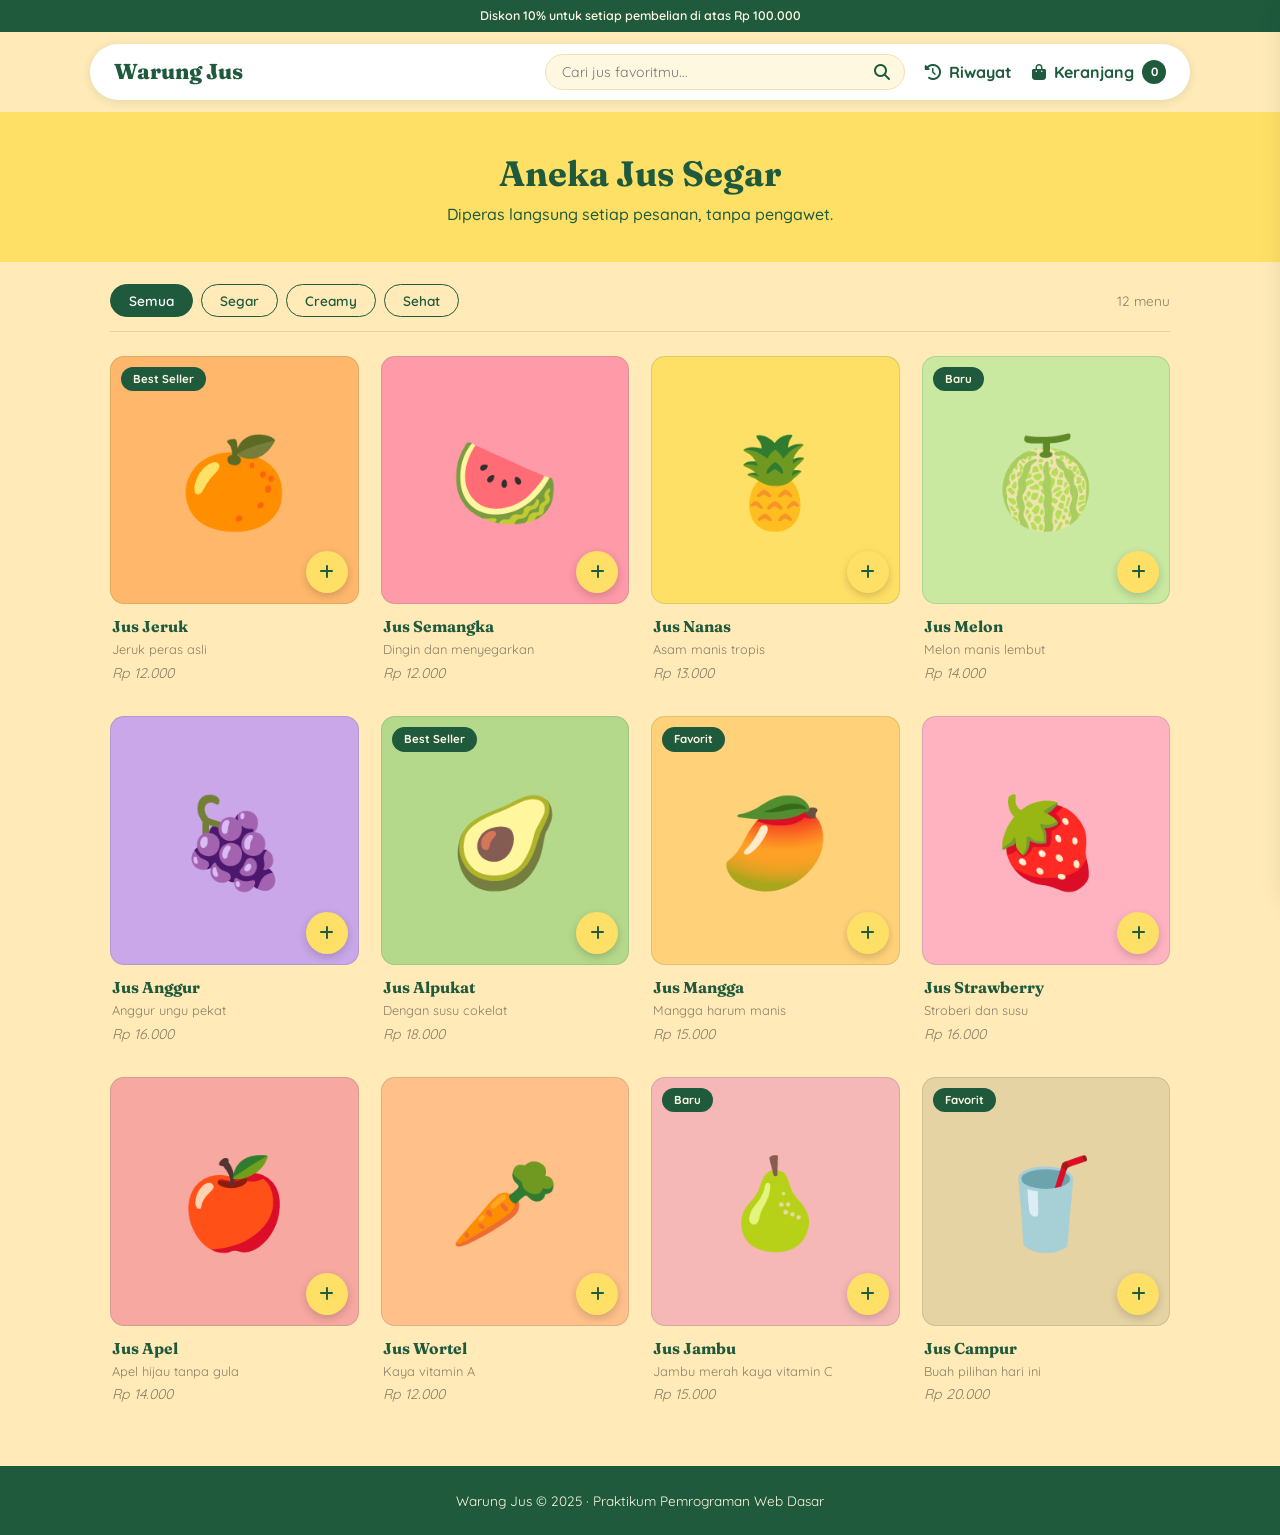
<file: Praktikum_Jquery/index.html>
<!DOCTYPE html>
<html lang="id">
<head>
<meta charset="UTF-8">
<meta name="viewport" content="width=device-width, initial-scale=1.0">
<title>Warung Jus - Aneka Jus Segar</title>
<script src="https://code.jquery.com/jquery-3.7.1.min.js" integrity="sha256-/JqT3SQfawRcv/BIHPThkBvs0OEvtFFmqPF/lYI/Cxo=" crossorigin="anonymous"></script>
<link rel="stylesheet" href="https://cdnjs.cloudflare.com/ajax/libs/font-awesome/6.4.0/css/all.min.css">
<link href="https://fonts.googleapis.com/css2?family=Fraunces:wght@600;700;800&family=Quicksand:wght@400;500;600;700&display=swap" rel="stylesheet">
<style>
*{margin:0;padding:0;box-sizing:border-box}
:root{
 --cream:#ffeab8; --cream-soft:#fff8e1; --yellow:#ffe066; --yellow-dark:#f5cf3f;
 --green:#1f5a3d; --ink:#2b2b2b; --muted:#8a7f66; --red:#c0392b;
 --serif:'Fraunces',Georgia,serif; --sans:'Quicksand',sans-serif;
}
body{font-family:var(--sans);background:var(--cream);color:var(--ink);line-height:1.6}
button,input,textarea{font-family:inherit}
.container{max-width:1100px;margin:0 auto;padding:0 20px}

.ticker{background:var(--green);color:var(--cream-soft);text-align:center;font-size:.78rem;padding:6px 10px;font-weight:600}
.navbar{position:sticky;top:0;z-index:50;padding:12px 20px;background:var(--cream)}
.nav-pill{max-width:1100px;margin:0 auto;background:#fff;border-radius:50px;padding:10px 24px;display:flex;align-items:center;gap:20px;box-shadow:0 2px 10px rgba(31,90,61,.12)}
.logo{font-family:var(--serif);font-weight:800;font-size:1.35rem;color:var(--green);white-space:nowrap}
.search-box{flex:1;position:relative;max-width:360px;margin-left:auto}
.search-box input{width:100%;border:1.5px solid #f0e2b4;border-radius:50px;padding:8px 38px 8px 16px;outline:none;font-size:.88rem;background:var(--cream-soft)}
.search-box input:focus{border-color:var(--green)}
.search-box i{position:absolute;right:15px;top:50%;transform:translateY(-50%);color:var(--green)}
.cart-btn{display:flex;align-items:center;gap:8px;cursor:pointer;color:var(--green);font-weight:700;border:none;background:none;font-size:1rem}
.cart-badge{background:var(--green);color:#fff;min-width:24px;height:24px;border-radius:50%;display:flex;align-items:center;justify-content:center;font-size:.75rem;transition:.2s}

.banner{background:var(--yellow);text-align:center;padding:34px 20px}
.banner h1{font-family:var(--serif);color:var(--green);font-size:2.2rem;font-weight:700}
.banner p{color:var(--green);font-weight:500}

.toolbar{display:flex;justify-content:space-between;align-items:center;flex-wrap:wrap;gap:12px;padding:22px 0 14px;border-bottom:1px solid #e8d49a;margin-bottom:24px}
.filter-btns{display:flex;gap:8px;flex-wrap:wrap}
.filter-btn{padding:7px 18px;border:1.5px solid var(--green);background:transparent;color:var(--green);border-radius:50px;font-weight:600;font-size:.85rem;cursor:pointer;transition:.2s}
.filter-btn.active,.filter-btn:hover{background:var(--green);color:#fff}
.count{font-size:.85rem;color:var(--muted)}

.produk-grid{display:grid;grid-template-columns:repeat(auto-fill,minmax(210px,1fr));gap:22px;padding-bottom:50px}
.produk-img{aspect-ratio:1;border-radius:14px;display:flex;align-items:center;justify-content:center;font-size:5.5rem;border:1px solid rgba(31,90,61,.15);position:relative;overflow:hidden}
.produk-badge{position:absolute;top:10px;left:10px;background:var(--green);color:var(--cream-soft);font-size:.72rem;font-weight:700;padding:3px 12px;border-radius:50px}
.btn-add-cart{position:absolute;right:10px;bottom:10px;width:42px;height:42px;border-radius:50%;border:none;background:var(--yellow);color:var(--green);font-size:1rem;cursor:pointer;box-shadow:0 3px 8px rgba(0,0,0,.18);transition:.2s}
.btn-add-cart:hover{background:var(--yellow-dark);transform:scale(1.1)}
.produk-info{padding:10px 2px}
.produk-info h3{font-family:var(--serif);color:var(--green);font-size:.98rem;font-weight:700}
.produk-info .desc{font-size:.8rem;color:var(--muted)}
.produk-price{font-style:italic;color:var(--muted);font-size:.88rem;margin-top:2px}

.overlay{position:fixed;inset:0;background:rgba(43,43,43,.45);z-index:98;display:none}
.cart-sidebar{position:fixed;top:0;right:-440px;width:420px;max-width:100%;height:100%;background:var(--cream-soft);z-index:99;display:flex;flex-direction:column;transition:right .35s ease;box-shadow:-8px 0 30px rgba(0,0,0,.2)}
.cart-sidebar.open{right:0}
.cart-header{display:flex;align-items:center;gap:10px;padding:22px 24px 12px}
.cart-header h3{font-family:var(--serif);color:var(--green);font-size:1.3rem}
.cart-count{background:var(--green);color:#fff;width:24px;height:24px;border-radius:50%;font-size:.75rem;display:flex;align-items:center;justify-content:center;font-weight:700}
.cart-close{margin-left:auto;width:38px;height:38px;border-radius:50%;border:none;background:var(--green);color:#fff;cursor:pointer;font-size:1rem}
.promo{margin:6px 24px 10px;background:var(--yellow);color:var(--green);text-align:center;font-weight:600;font-size:.85rem;padding:10px;border-radius:8px}
.cart-items{flex:1;overflow-y:auto;padding:6px 24px}
.cart-empty{text-align:center;padding:50px 10px;color:var(--muted)}
.cart-empty i{font-size:3rem;display:block;margin-bottom:10px;color:#e8d49a}
.cart-item{display:flex;gap:14px;padding:14px 0;align-items:flex-start}
.cart-item-icon{width:68px;height:68px;border-radius:10px;font-size:2.2rem;display:flex;align-items:center;justify-content:center;flex-shrink:0;border:1px solid rgba(31,90,61,.15)}
.cart-item-info{flex:1}
.cart-item-info h5{font-family:var(--serif);color:var(--green);font-size:.95rem}
.cart-item-info .unit{font-size:.85rem;color:var(--muted)}
.qty-control{display:inline-flex;align-items:center;gap:14px;border:1.5px solid var(--green);border-radius:50px;padding:3px 12px;margin-top:8px}
.qty-btn{border:none;background:none;color:var(--green);font-size:1.1rem;cursor:pointer;font-weight:700}
.qty-value{font-weight:700;min-width:14px;text-align:center}
.item-right{text-align:right;display:flex;flex-direction:column;align-items:flex-end;gap:26px}
.item-right .sub{font-family:var(--serif);font-style:italic;color:var(--muted);font-size:.9rem}
.cart-item-remove{border:none;background:none;color:var(--muted);font-size:.8rem;cursor:pointer;text-decoration:underline}
.cart-footer{padding:16px 24px 22px;border-top:1px solid #e8d49a}
.cart-total{display:flex;justify-content:space-between;align-items:center;margin-bottom:6px;color:var(--muted)}
#cartTotal{font-family:var(--serif);font-size:1.2rem;font-weight:700;color:var(--green);text-align:right}
#cartTotal s{display:block;font-size:.85rem;font-weight:500;color:var(--muted)}
.btn-checkout{width:100%;margin-top:8px;padding:14px;border:none;border-radius:50px;background:var(--yellow);color:var(--green);font-weight:700;font-size:1rem;cursor:pointer;transition:.2s}
.btn-checkout:hover{background:var(--yellow-dark)}
.btn-continue{display:block;margin:14px 0 0 auto;border:none;background:none;color:var(--green);font-weight:700;cursor:pointer;font-size:.95rem}

.modal{position:fixed;inset:0;background:rgba(43,43,43,.55);z-index:200;display:none;align-items:center;justify-content:center;padding:16px}
.modal.show{display:flex}
.modal-box{background:var(--cream-soft);border-radius:16px;width:100%;max-width:440px;padding:26px;max-height:92vh;overflow-y:auto}
.modal-box h3{font-family:var(--serif);color:var(--green);font-size:1.4rem;margin-bottom:4px}
.modal-box .ringkas{font-size:.88rem;color:var(--muted);margin-bottom:16px}
.field{margin-bottom:14px}
.field label{display:block;font-weight:700;font-size:.85rem;color:var(--green);margin-bottom:4px}
.field input,.field textarea{width:100%;padding:10px 14px;border:1.5px solid #e8d49a;border-radius:10px;background:#fff;outline:none;font-size:.92rem}
.field input:focus,.field textarea:focus{border-color:var(--green)}
.field.error input,.field.error textarea{border-color:var(--red)}
.err-msg{display:none;color:var(--red);font-size:.78rem;margin-top:3px}
.field.error .err-msg{display:block}
.modal-actions{display:flex;gap:10px;margin-top:6px}
.btn-batal{flex:1;padding:12px;border-radius:50px;border:1.5px solid var(--green);background:transparent;color:var(--green);font-weight:700;cursor:pointer}
.btn-kirim{flex:2;padding:12px;border-radius:50px;border:none;background:var(--yellow);color:var(--green);font-weight:700;cursor:pointer}
.btn-kirim:hover{background:var(--yellow-dark)}

#riwayatList{max-height:50vh;overflow-y:auto;margin-bottom:14px}
.riwayat-item{display:flex;justify-content:space-between;align-items:flex-start;gap:12px;padding:12px 0;border-bottom:1px dashed #e8d49a}
.riwayat-item .nama{font-family:var(--serif);color:var(--green);font-weight:700;font-size:.95rem}
.riwayat-item .tgl{font-size:.8rem;color:var(--muted)}
.riwayat-item .items{font-size:.82rem;color:var(--ink);margin-top:2px}
.riwayat-item .total{font-family:var(--serif);font-weight:700;color:var(--green);white-space:nowrap}

.toast{position:fixed;bottom:28px;left:50%;transform:translate(-50%,100px);background:var(--green);color:var(--cream-soft);padding:12px 24px;border-radius:50px;font-weight:600;font-size:.9rem;opacity:0;transition:.35s;z-index:300;pointer-events:none;max-width:92vw;text-align:center}
.toast.show{transform:translate(-50%,0);opacity:1}
.footer{background:var(--green);color:var(--cream-soft);text-align:center;padding:24px 20px;font-size:.85rem}

@media(max-width:600px){
 .nav-pill{padding:8px 14px;gap:10px}.logo{font-size:1.05rem}
 .banner h1{font-size:1.5rem}
 .produk-grid{grid-template-columns:repeat(2,1fr);gap:14px}
 .produk-img{font-size:3.6rem}
 .cart-text{display:none}
}
</style>
</head>
<body>
<div class="ticker">Diskon 10% untuk setiap pembelian di atas Rp 100.000</div>

<nav class="navbar">
 <div class="nav-pill">
  <div class="logo">Warung Jus</div>
  <div class="search-box">
   <input type="text" id="searchProduk" placeholder="Cari jus favoritmu...">
   <i class="fas fa-search"></i>
  </div>
  <button class="cart-btn" id="riwayatBtn"><i class="fas fa-clock-rotate-left"></i><span class="cart-text">Riwayat</span></button>
  <button class="cart-btn" id="cartBtn"><i class="fas fa-shopping-bag"></i><span class="cart-text">Keranjang</span><span class="cart-badge" id="cartBadge">0</span></button>
 </div>
</nav>

<header class="banner">
 <h1>Aneka Jus Segar</h1>
 <p>Diperas langsung setiap pesanan, tanpa pengawet.</p>
</header>

<main class="container">
 <div class="toolbar">
  <div class="filter-btns">
   <button class="filter-btn active" data-cat="all">Semua</button>
   <button class="filter-btn" data-cat="segar">Segar</button>
   <button class="filter-btn" data-cat="creamy">Creamy</button>
   <button class="filter-btn" data-cat="sehat">Sehat</button>
  </div>
  <span class="count" id="countInfo"></span>
 </div>
 <div class="produk-grid" id="produkGrid"></div>
</main>

<div class="overlay" id="cartOverlay"></div>
<aside class="cart-sidebar" id="cartSidebar">
 <div class="cart-header">
  <h3>Keranjang</h3><span class="cart-count" id="cartCount">0</span>
  <button class="cart-close" id="cartClose"><i class="fas fa-times"></i></button>
 </div>
 <div class="promo">Diskon 10% jika belanja di atas Rp 100.000</div>
 <div class="cart-items" id="cartItems"></div>
 <div class="cart-footer">
  <div class="cart-total">
   <span>Total:</span>
   <span id="cartTotal">Rp 0</span>
  </div>
  <button class="btn-checkout" id="btnCheckout">Checkout</button>
  <button class="btn-continue" id="btnContinue">Lanjut belanja <i class="fas fa-arrow-right"></i></button>
 </div>
</aside>

<div class="modal" id="modalForm">
 <div class="modal-box">
  <h3>Data Pembeli</h3>
  <p class="ringkas" id="ringkasPesanan"></p>
  <form id="formPembeli" novalidate>
   <div class="field" id="f-nama">
    <label for="inNama">Nama lengkap</label>
    <input type="text" id="inNama" placeholder="Contoh: Andini Salsabilla">
    <div class="err-msg"></div>
   </div>
   <div class="field" id="f-alamat">
    <label for="inAlamat">Alamat pengiriman</label>
    <textarea id="inAlamat" rows="3" placeholder="Jalan, nomor rumah, kota"></textarea>
    <div class="err-msg"></div>
   </div>
   <div class="field" id="f-hp">
    <label for="inHp">No. HP</label>
    <input type="tel" id="inHp" placeholder="08123456789">
    <div class="err-msg"></div>
   </div>
   <div class="modal-actions">
    <button type="button" class="btn-batal" id="btnBatal">Batal</button>
    <button type="submit" class="btn-kirim">Bayar sekarang</button>
   </div>
  </form>
 </div>
</div>

<div class="modal" id="modalRiwayat">
 <div class="modal-box">
  <h3>Riwayat Pesanan</h3>
  <p class="ringkas" id="ringkasRiwayat"></p>
  <div id="riwayatList"></div>
  <div class="modal-actions">
   <button type="button" class="btn-batal" id="btnHapusRiwayat">Hapus semua</button>
   <button type="button" class="btn-kirim" id="btnTutupRiwayat">Tutup</button>
  </div>
 </div>
</div>

<div class="toast" id="toast"><span id="toastMsg"></span></div>
<footer class="footer">Warung Jus © 2025 · Praktikum Pemrograman Web Dasar</footer>

<script>
$(document).ready(function () {

 const produkData = [
  { id: 1, nama: 'Jus Jeruk', harga: 12000, kategori: 'segar', icon: '🍊', bg: '#ffb86b', desc: 'Jeruk peras asli', badge: 'Best Seller' },
  { id: 2, nama: 'Jus Semangka', harga: 12000, kategori: 'segar', icon: '🍉', bg: '#ff9aa8', desc: 'Dingin dan menyegarkan', badge: '' },
  { id: 3, nama: 'Jus Nanas', harga: 13000, kategori: 'segar', icon: '🍍', bg: '#ffe066', desc: 'Asam manis tropis', badge: '' },
  { id: 4, nama: 'Jus Melon', harga: 14000, kategori: 'segar', icon: '🍈', bg: '#c9e8a0', desc: 'Melon manis lembut', badge: 'Baru' },
  { id: 5, nama: 'Jus Anggur', harga: 16000, kategori: 'segar', icon: '🍇', bg: '#c9a7e8', desc: 'Anggur ungu pekat', badge: '' },
  { id: 6, nama: 'Jus Alpukat', harga: 18000, kategori: 'creamy', icon: '🥑', bg: '#b5d98a', desc: 'Dengan susu cokelat', badge: 'Best Seller' },
  { id: 7, nama: 'Jus Mangga', harga: 15000, kategori: 'creamy', icon: '🥭', bg: '#ffd27a', desc: 'Mangga harum manis', badge: 'Favorit' },
  { id: 8, nama: 'Jus Strawberry', harga: 16000, kategori: 'creamy', icon: '🍓', bg: '#ffb3c1', desc: 'Stroberi dan susu', badge: '' },
  { id: 9, nama: 'Jus Apel', harga: 14000, kategori: 'sehat', icon: '🍎', bg: '#f7a8a0', desc: 'Apel hijau tanpa gula', badge: '' },
  { id: 10, nama: 'Jus Wortel', harga: 12000, kategori: 'sehat', icon: '🥕', bg: '#ffc08a', desc: 'Kaya vitamin A', badge: '' },
  { id: 11, nama: 'Jus Jambu', harga: 15000, kategori: 'sehat', icon: '🍐', bg: '#f6b7b7', desc: 'Jambu merah kaya vitamin C', badge: 'Baru' },
  { id: 12, nama: 'Jus Campur', harga: 20000, kategori: 'sehat', icon: '🥤', bg: '#e6d3a3', desc: 'Buah pilihan hari ini', badge: 'Favorit' }
 ];

 let cart = [];
 let currentFilter = 'all';
 let searchKeyword = '';
 let totalAkhir = 0; // total setelah diskon, diisi oleh updateCartUI()

 function renderProduk() {
  const filtered = produkData.filter(function (p) {
   const matchKategori = currentFilter === 'all' || p.kategori === currentFilter;
   const matchSearch = (p.nama + ' ' + p.desc).toLowerCase().includes(searchKeyword.toLowerCase());
   return matchKategori && matchSearch;
  });

  $('#countInfo').text(filtered.length + ' menu');

  if (filtered.length === 0) {
   $('#produkGrid').html('<p style="grid-column:1/-1;text-align:center;padding:50px;color:#8a7f66">Jus tidak ditemukan. Coba kata kunci lain.</p>');
   return;
  }

  let html = '';
  filtered.forEach(function (p) {
   html += `
    <div class="produk-card">
     <div class="produk-img" style="background:${p.bg}">
      ${p.badge ? `<span class="produk-badge">${p.badge}</span>` : ''}
      ${p.icon}
      <button class="btn-add-cart" data-id="${p.id}" title="Tambah ke keranjang"><i class="fas fa-plus"></i></button>
     </div>
     <div class="produk-info">
      <h3>${p.nama}</h3>
      <p class="desc">${p.desc}</p>
      <p class="produk-price">Rp ${p.harga.toLocaleString('id-ID')}</p>
     </div>
    </div>`;
  });
  $('#produkGrid').html(html);
 }

 $('.filter-btn').click(function () {
  $('.filter-btn').removeClass('active');
  $(this).addClass('active');
  currentFilter = $(this).data('cat');
  renderProduk();
 });

 $('#searchProduk').on('input', function () {
  searchKeyword = $(this).val();
  renderProduk();
 });

 $(document).on('click', '.btn-add-cart', function () {
  const id = $(this).data('id');
  const produk = produkData.find(p => p.id === id);
  if (!produk) return;

  const existing = cart.find(item => item.id === id);
  if (existing) {
   existing.qty += 1;
  } else {
   cart.push({ id: produk.id, nama: produk.nama, harga: produk.harga, icon: produk.icon, bg: produk.bg, qty: 1 });
  }

  updateCartUI();
  showToast(produk.icon + ' ' + produk.nama + ' ditambahkan');

  $('#cartBadge').css('transform', 'scale(1.4)');
  setTimeout(() => $('#cartBadge').css('transform', 'scale(1)'), 200);
 });

 function updateCartUI() {
  const $cartItems = $('#cartItems');
  const totalQty = cart.reduce((sum, item) => sum + item.qty, 0);

  $('#cartBadge, #cartCount').text(totalQty);

  let totalHarga = cart.reduce((sum, item) => sum + (item.harga * item.qty), 0);

  if (totalHarga > 100000) {
   const diskon = totalHarga * 0.1;
   totalHarga -= diskon;

   $('#cartTotal').html(`
    <s>Rp ${(totalHarga + diskon).toLocaleString('id-ID')}</s>
    Rp ${totalHarga.toLocaleString('id-ID')}
   `);
  } else {
   $('#cartTotal').text('Rp ' + totalHarga.toLocaleString('id-ID'));
  }

  totalAkhir = totalHarga;

  if (cart.length === 0) {
   $cartItems.html(`
    <div class="cart-empty">
     <i class="fas fa-shopping-bag"></i>
     <p>Keranjang masih kosong.<br>Pilih jus dulu, yuk.</p>
    </div>`);
   return;
  }

  let html = '';
  cart.forEach(function (item) {
   html += `
    <div class="cart-item">
     <div class="cart-item-icon" style="background:${item.bg}">${item.icon}</div>
     <div class="cart-item-info">
      <h5>${item.nama}</h5>
      <div class="unit">Rp ${item.harga.toLocaleString('id-ID')}</div>
      <div class="qty-control">
       <button class="qty-btn" data-action="minus" data-id="${item.id}">−</button>
       <span class="qty-value">${item.qty}</span>
       <button class="qty-btn" data-action="plus" data-id="${item.id}">+</button>
      </div>
     </div>
     <div class="item-right">
      <span class="sub">Rp ${(item.harga * item.qty).toLocaleString('id-ID')}</span>
      <button class="cart-item-remove" data-id="${item.id}">Hapus</button>
     </div>
    </div>`;
  });
  $cartItems.html(html);
 }

 $(document).on('click', '.qty-btn', function () {
  const action = $(this).data('action');
  const id = $(this).data('id');
  const item = cart.find(i => i.id === id);
  if (!item) return;

  if (action === 'plus') {
   item.qty += 1;
  } else {
   item.qty -= 1;
   if (item.qty <= 0) cart = cart.filter(i => i.id !== id);
  }
  updateCartUI();
 });

 $(document).on('click', '.cart-item-remove', function () {
  const id = $(this).data('id');
  const item = cart.find(i => i.id === id);
  if (item) showToast(item.nama + ' dihapus dari keranjang');
  cart = cart.filter(i => i.id !== id);
  updateCartUI();
 });

 function tutupCart() {
  $('#cartSidebar').removeClass('open');
  $('#cartOverlay').fadeOut(250);
 }
 $('#cartBtn').click(function () {
  $('#cartSidebar').addClass('open');
  $('#cartOverlay').fadeIn(250);
 });
 $('#cartClose, #cartOverlay, #btnContinue').click(tutupCart);

 function simpanRiwayat(total, qty, nama, items) {
  const riwayat = JSON.parse(localStorage.getItem('riwayat')) || [];
  riwayat.push({ tanggal: new Date().toISOString(), total, qty, nama, items });
  localStorage.setItem('riwayat', JSON.stringify(riwayat));
 }

 function escapeHtml(str) {
  return String(str).replace(/[&<>"']/g, function (c) {
   return { '&': '&amp;', '<': '&lt;', '>': '&gt;', '"': '&quot;', "'": '&#39;' }[c];
  });
 }

 function tampilkanRiwayat() {
  const riwayat = JSON.parse(localStorage.getItem('riwayat')) || [];
  const $list = $('#riwayatList');

  if (riwayat.length === 0) {
   $list.html('<div class="cart-empty"><i class="fas fa-receipt"></i><p>Belum ada riwayat pesanan.</p></div>');
   $('#ringkasRiwayat').text('');
   $('#btnHapusRiwayat').hide();
   return;
  }

  $('#btnHapusRiwayat').show();
  const totalSemua = riwayat.reduce((s, r) => s + r.total, 0);
  $('#ringkasRiwayat').text(riwayat.length + ' pesanan · Total belanja Rp ' + totalSemua.toLocaleString('id-ID'));

  let html = '';
  riwayat.slice().reverse().forEach(function (r) { // terbaru di atas
   const tgl = new Date(r.tanggal).toLocaleString('id-ID', { dateStyle: 'medium', timeStyle: 'short' });
   const judul = r.nama ? escapeHtml(r.nama) : r.qty + ' item';
   html += `
    <div class="riwayat-item">
     <div>
      <div class="nama">${judul}</div>
      ${r.items ? `<div class="items">${escapeHtml(r.items)}</div>` : ''}
      <div class="tgl">${tgl} · ${r.qty} item</div>
     </div>
     <div class="total">Rp ${r.total.toLocaleString('id-ID')}</div>
    </div>`;
  });
  $list.html(html);
 }

 $('#riwayatBtn').click(function () {
  tampilkanRiwayat();
  $('#modalRiwayat').addClass('show');
 });

 $('#btnTutupRiwayat').click(function () {
  $('#modalRiwayat').removeClass('show');
 });

 $('#modalRiwayat').click(function (e) { // klik area gelap = tutup
  if (e.target === this) $(this).removeClass('show');
 });

 $('#btnHapusRiwayat').click(function () {
  if (confirm('Hapus semua riwayat pesanan?')) {
   localStorage.removeItem('riwayat');
   tampilkanRiwayat();
   showToast('Riwayat dihapus');
  }
 });

 $('#btnCheckout').click(function () {
  if (cart.length === 0) {
   showToast('Keranjang masih kosong');
   return;
  }
  const totalQty = cart.reduce((sum, item) => sum + item.qty, 0);
  $('#ringkasPesanan').text(totalQty + ' item · Total Rp ' + totalAkhir.toLocaleString('id-ID'));
  $('.field').removeClass('error');
  $('#modalForm').addClass('show');
  $('#inNama').focus();
 });

 $('#btnBatal').click(function () {
  $('#modalForm').removeClass('show');
 });

 function setError(selector, pesan) {
  $(selector).addClass('error').find('.err-msg').text(pesan);
 }

 function validasiForm() {
  let valid = true;
  $('.field').removeClass('error');

  const nama = $('#inNama').val().trim();
  const alamat = $('#inAlamat').val().trim();
  const hp = $('#inHp').val().trim();

  if (nama.length < 3) {
   setError('#f-nama', 'Nama minimal 3 karakter.');
   valid = false;
  } else if (!/^[A-Za-z\s.'-]+$/.test(nama)) {
   setError('#f-nama', 'Nama hanya boleh berisi huruf.');
   valid = false;
  }

  if (alamat.length < 10) {
   setError('#f-alamat', 'Alamat minimal 10 karakter.');
   valid = false;
  }

  if (!/^(08|\+628|628)\d{8,11}$/.test(hp)) {
   setError('#f-hp', 'Nomor HP tidak valid. Contoh: 08123456789.');
   valid = false;
  }

  return valid;
 }

 $('#inNama, #inAlamat, #inHp').on('input', function () {
  $(this).closest('.field').removeClass('error');
 });

 // Submit form -> validasi -> simpan riwayat -> reset keranjang
 $('#formPembeli').on('submit', function (e) {
  e.preventDefault();
  if (!validasiForm()) return;

  const totalQty = cart.reduce((sum, item) => sum + item.qty, 0);
  const total = totalAkhir;
  const namaPembeli = $('#inNama').val().trim();
  const daftarItem = cart.map(i => i.nama + ' x' + i.qty).join(', ');

  simpanRiwayat(total, totalQty, namaPembeli, daftarItem); // simpan sebelum keranjang dikosongkan

  cart = [];
  updateCartUI();
  this.reset();
  $('#modalForm').removeClass('show');
  tutupCart();
  showToast('Pesanan berhasil! ' + totalQty + ' item · Rp ' + total.toLocaleString('id-ID'));
 });

 let toastTimer;
 function showToast(message) {
  clearTimeout(toastTimer);
  $('#toastMsg').text(message);
  $('#toast').addClass('show');
  toastTimer = setTimeout(() => $('#toast').removeClass('show'), 2500);
 }
 renderProduk();
 updateCartUI();
});
</script>
</body>
</html>
</file>
